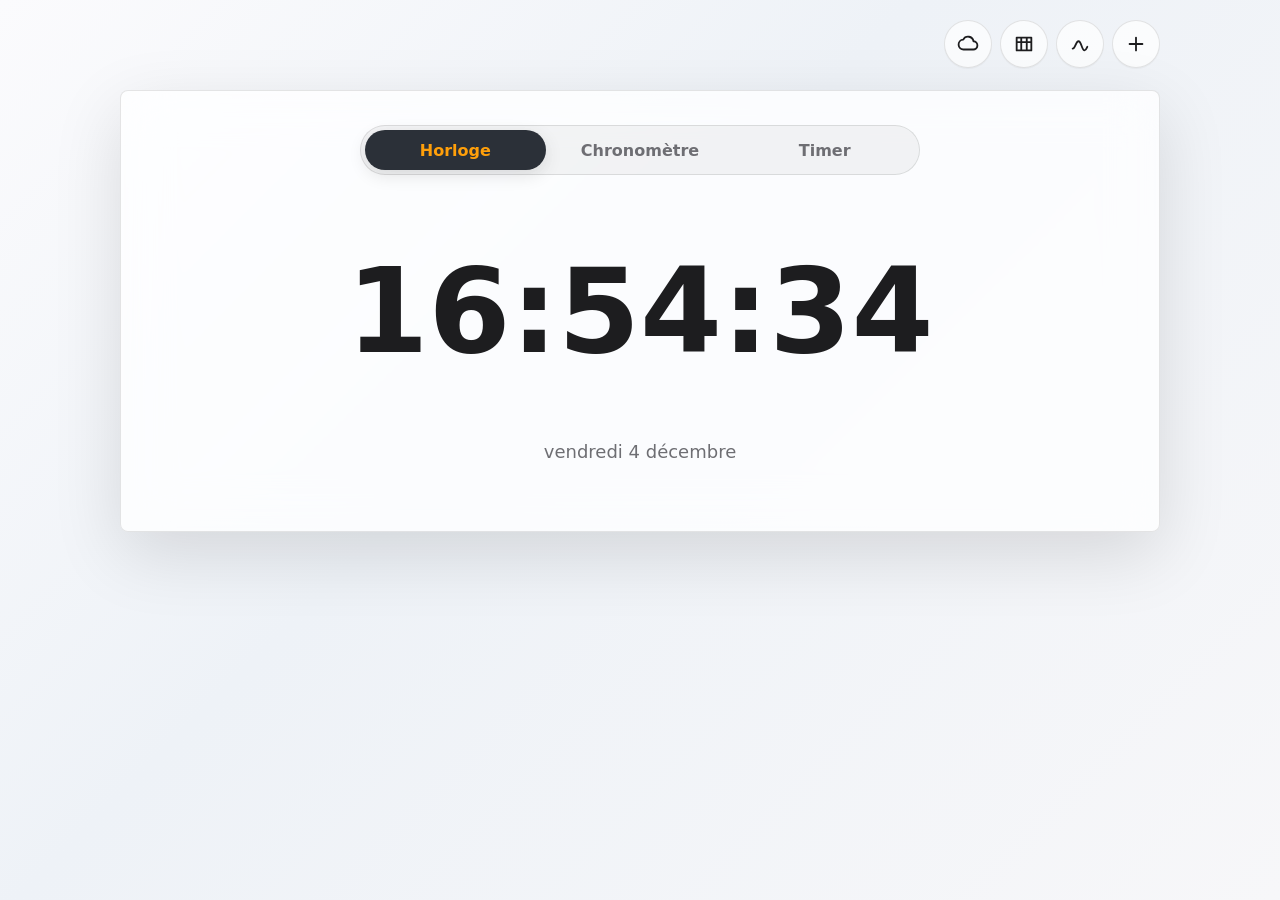
<file: index.html>
<!doctype html>
<html lang="fr">
<head>
  <meta charset="utf-8">
  <meta name="viewport" content="width=device-width, initial-scale=1">
  <meta http-equiv="refresh" content="0; url=web/">
  <title>Sante</title>
  <link rel="canonical" href="web/">
</head>
<body>
  <p><a href="web/">Ouvrir</a></p>
</body>
</html>
</file>
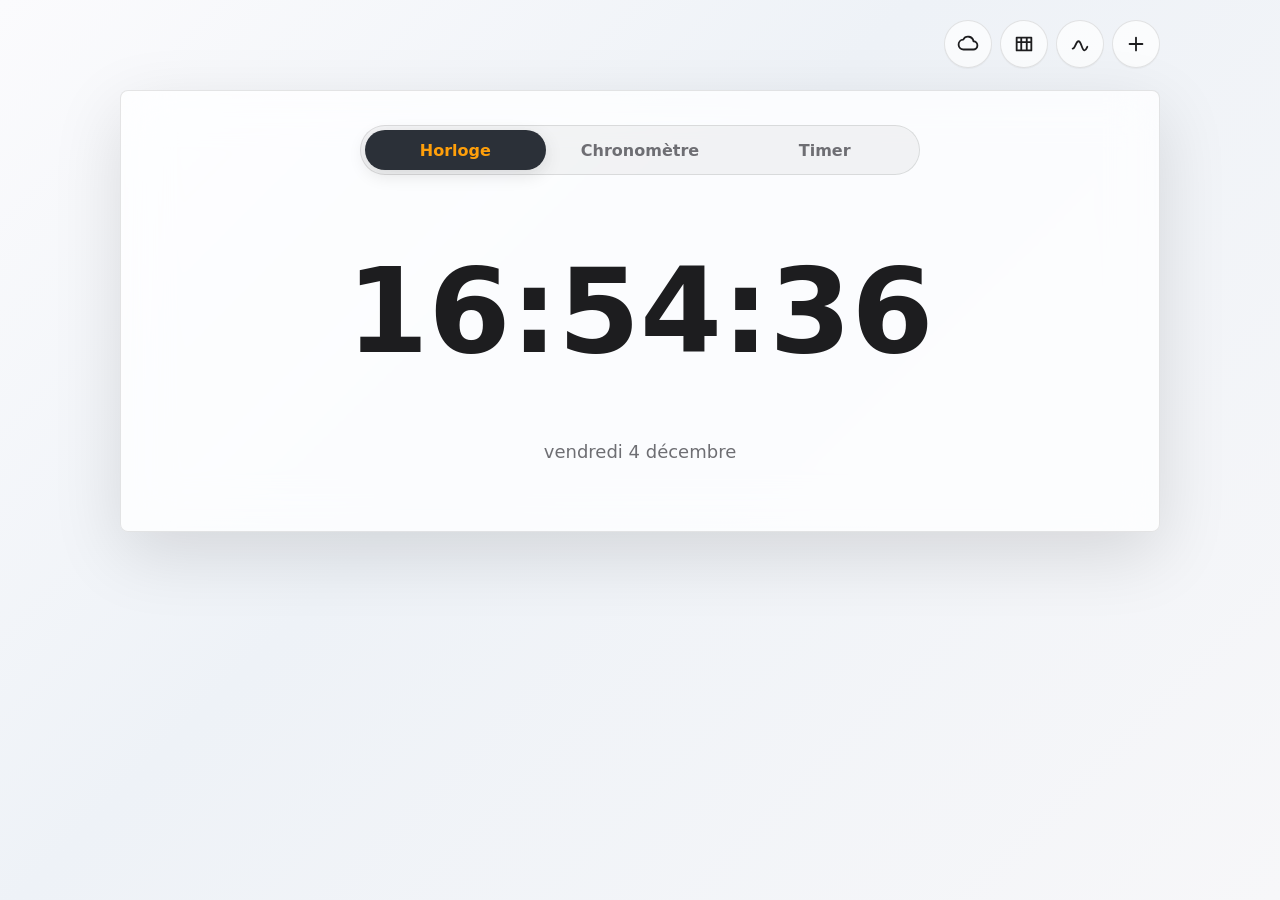
<file: web/index.html>
<!doctype html>
<html lang="fr">
<head>
  <meta charset="utf-8">
  <meta name="viewport" content="width=device-width, initial-scale=1, viewport-fit=cover">
  <meta name="theme-color" content="#f5f5f7">
  <meta name="apple-mobile-web-app-capable" content="yes">
  <meta name="apple-mobile-web-app-title" content="Sante">
  <title>Sante</title>
  <link rel="manifest" href="manifest.webmanifest">
  <link rel="icon" href="icon.svg" type="image/svg+xml">
  <link rel="stylesheet" href="app.css">
</head>
<body>
  <div class="app-shell">
    <header class="topbar">
      <div class="top-actions" aria-label="Actions">
        <button class="icon-button" type="button" id="syncButton" aria-label="Synchroniser avec OneDrive" title="OneDrive">
          <svg aria-hidden="true" viewBox="0 0 24 24"><path d="M7.5 18h10a4.5 4.5 0 0 0 .5-9 6 6 0 0 0-11.2-1.8A5.4 5.4 0 0 0 7.5 18Z"/></svg>
        </button>
        <button class="icon-button" type="button" id="tableToggle" aria-label="Afficher le tableau" title="Tableau">
          <svg aria-hidden="true" viewBox="0 0 24 24"><path d="M4 5h16v14H4V5Zm0 5h16M9 5v14M15 5v14"/></svg>
        </button>
        <button class="icon-button" type="button" id="chartToggle" aria-label="Afficher les courbes" title="Courbes">
          <svg aria-hidden="true" viewBox="0 0 24 24"><path d="M4 17c3.2 0 3.2-8 6.4-8 3.3 0 3.3 10 6.6 10 1.5 0 2.2-2.2 3-4"/></svg>
        </button>
        <div class="menu-wrap">
          <button class="icon-button" type="button" id="moreToggle" aria-label="Plus d'actions" aria-expanded="false" title="Plus">
            <svg aria-hidden="true" viewBox="0 0 24 24"><path d="M12 5v14M5 12h14"/></svg>
          </button>
          <div class="action-menu" id="actionMenu" aria-label="Plus d'actions">
            <button class="icon-button" type="button" id="themeToggle" aria-label="Activer le mode nuit" title="Mode nuit">
              <svg aria-hidden="true" viewBox="0 0 24 24"><path d="M20.4 14.5A7.8 7.8 0 0 1 9.5 3.6 8.6 8.6 0 1 0 20.4 14.5Z"/></svg>
            </button>
            <button class="icon-button" type="button" id="saveButton" aria-label="Sauvegarder sur OneDrive" title="OneDrive">
              <svg aria-hidden="true" viewBox="0 0 24 24"><path d="M5 4h12l2 2v14H5V4Zm3 0v6h8V4M8 20v-6h8v6"/></svg>
            </button>
            <button class="icon-button" type="button" id="importButton" aria-label="Importer" title="Importer">
              <svg aria-hidden="true" viewBox="0 0 24 24"><path d="M12 4v12m0 0 5-5m-5 5-5-5M5 20h14"/></svg>
            </button>
            <button class="icon-button" type="button" id="exportButton" aria-label="Exporter" title="Exporter">
              <svg aria-hidden="true" viewBox="0 0 24 24"><path d="M12 20V8m0 0 5 5m-5-5-5 5M5 4h14"/></svg>
            </button>
          </div>
        </div>
      </div>
    </header>

    <main>
      <section class="hero-panel" aria-label="Horloge et chronomètres">
        <nav class="segmented" aria-label="Mode">
          <button type="button" class="segment active" data-mode="clock">Horloge</button>
          <button type="button" class="segment" data-mode="stopwatch">Chronomètre</button>
          <button type="button" class="segment" data-mode="timer">Timer</button>
        </nav>

        <section class="mode-panel active" id="clockPanel" aria-label="Horloge">
          <output class="time-display" id="clockTime">00:00:00</output>
          <p class="subtle" id="clockDate"></p>
        </section>

        <section class="mode-panel" id="stopwatchPanel" aria-label="Chronomètre">
          <output class="time-display" id="stopwatchTime">00:00:00.0</output>
          <div class="control-row">
            <button class="icon-button run-control" type="button" id="stopwatchToggle" aria-label="Démarrer" title="Démarrer">
              <svg aria-hidden="true" viewBox="0 0 24 24"><path d="M8 5v14l11-7-11-7Z"/></svg>
            </button>
            <button class="icon-button" type="button" id="stopwatchReset" aria-label="Réinitialiser" title="Réinitialiser">
              <svg aria-hidden="true" viewBox="0 0 24 24"><path d="M4 12a8 8 0 1 1 2.3 5.7M4 18v-6h6"/></svg>
            </button>
          </div>
        </section>

        <section class="mode-panel" id="timerPanel" aria-label="Timer">
          <output class="time-display" id="timerTime">00:00</output>
          <div class="timer-inputs">
            <label>
              <span>min</span>
              <input type="number" inputmode="numeric" id="minutesInput" min="0" max="999" value="10">
            </label>
            <label>
              <span>sec</span>
              <input type="number" inputmode="numeric" id="secondsInput" min="0" max="59" value="00">
            </label>
          </div>
          <div class="control-row">
            <button class="icon-button run-control" type="button" id="timerToggle" aria-label="Démarrer" title="Démarrer">
              <svg aria-hidden="true" viewBox="0 0 24 24"><path d="M8 5v14l11-7-11-7Z"/></svg>
            </button>
            <button class="icon-button" type="button" id="timerReset" aria-label="Réinitialiser" title="Réinitialiser">
              <svg aria-hidden="true" viewBox="0 0 24 24"><path d="M4 12a8 8 0 1 1 2.3 5.7M4 18v-6h6"/></svg>
            </button>
          </div>
        </section>
      </section>

      <section class="drawer" id="tableDrawer" aria-label="Tableau">
        <div class="section-header">
          <button class="icon-button" type="button" id="tableSaveButton" aria-label="Sauvegarder sur OneDrive" title="OneDrive">
            <svg aria-hidden="true" viewBox="0 0 24 24"><path d="M5 4h12l2 2v14H5V4Zm3 0v6h8V4M8 20v-6h8v6"/></svg>
          </button>
        </div>
        <p class="save-state visually-hidden" id="saveState">Pret</p>
        <div class="table-scroll">
          <table id="healthTable" aria-label="Données de santé"></table>
        </div>
        <input class="visually-hidden" type="file" id="fileInput" accept=".csv,.json,text/csv,application/json">
      </section>

      <section class="drawer" id="chartDrawer" aria-label="Courbes">
        <div class="section-header">
          <button class="icon-button" type="button" id="refreshChartButton" aria-label="Actualiser" title="Actualiser">
            <svg aria-hidden="true" viewBox="0 0 24 24"><path d="M4 12a8 8 0 0 1 13.7-5.7M20 6v6h-6M20 12a8 8 0 0 1-13.7 5.7M4 18v-6h6"/></svg>
          </button>
        </div>
        <div class="chart-wrap">
          <svg id="chartSvg" role="img" aria-label="Courbes de santé" viewBox="0 0 760 360"></svg>
        </div>
      </section>
    </main>
  </div>

  <p class="sync-state" id="syncState" aria-live="polite"></p>
  <script src="sync-config.js"></script>
  <script src="app.js"></script>
</body>
</html>
</file>
<file: web/app.css>
:root {
  color-scheme: light;
  --bg: #f5f5f7;
  --surface: rgba(255, 255, 255, 0.76);
  --surface-soft: rgba(255, 255, 255, 0.62);
  --surface-strong: #ffffff;
  --text: #1d1d1f;
  --muted: #6e6e73;
  --line: rgba(0, 0, 0, 0.1);
  --blue: #0071e3;
  --green: #1a7f37;
  --red: #c9352b;
  --button-bg: rgba(255, 255, 255, 0.7);
  --button-hover: #ffffff;
  --selected-bg: #2b3038;
  --selected-accent: #ff9f0a;
  --run-bg: #0f5f2e;
  --run-icon: #8dffb0;
  --pause-bg: #8f1d1d;
  --pause-icon: #ffb1aa;
  --shadow: 0 22px 70px rgba(0, 0, 0, 0.12);
  --radius: 8px;
  font-family: -apple-system, BlinkMacSystemFont, "SF Pro Display", "Segoe UI", system-ui, sans-serif;
}

body.night {
  color-scheme: dark;
  --bg: #0c0f14;
  --surface: rgba(24, 28, 35, 0.78);
  --surface-soft: rgba(31, 36, 45, 0.68);
  --surface-strong: #1b2028;
  --text: #f5f5f7;
  --muted: #a7adb7;
  --line: rgba(255, 255, 255, 0.14);
  --blue: #4ea1ff;
  --green: #4bd964;
  --red: #ff6961;
  --button-bg: #23272f;
  --button-hover: #2c323c;
  --selected-bg: #23272f;
  --selected-accent: #ff9f0a;
  --run-bg: #0c4f2a;
  --run-icon: #91ffb7;
  --pause-bg: #7d1f1f;
  --pause-icon: #ffaaa3;
  --shadow: 0 24px 78px rgba(0, 0, 0, 0.36);
}

* {
  box-sizing: border-box;
}

html {
  min-height: 100%;
  background: linear-gradient(135deg, #fbfbfd 0%, #eef2f7 42%, #f7f7f9 100%);
}

body {
  min-height: 100vh;
  margin: 0;
  color: var(--text);
  background: transparent;
}

body.night {
  background: linear-gradient(135deg, #0b0d12 0%, #151a22 52%, #0f131a 100%);
}

button,
input {
  font: inherit;
}

button {
  min-height: 44px;
  border: 1px solid var(--line);
  border-radius: 999px;
  padding: 0 18px;
  color: var(--text);
  background: var(--button-bg);
  box-shadow: 0 1px 1px rgba(0, 0, 0, 0.04);
  cursor: pointer;
  transition: transform 160ms ease, background 160ms ease, border-color 160ms ease;
}

button:hover {
  background: var(--button-hover);
  border-color: rgba(0, 0, 0, 0.16);
}

button:active {
  transform: scale(0.98);
}

button.primary {
  color: #ffffff;
  border-color: transparent;
  background: var(--blue);
}

button.active {
  color: var(--selected-accent);
  border-color: transparent;
  background: var(--selected-bg);
}

.run-control {
  color: var(--run-icon);
  border-color: transparent;
  background: var(--run-bg);
}

.run-control:hover {
  background: var(--run-bg);
}

.run-control.running {
  color: var(--pause-icon);
  background: var(--pause-bg);
}

.run-control.running:hover {
  background: var(--pause-bg);
}

.app-shell {
  width: min(1120px, 100%);
  margin: 0 auto;
  padding: max(20px, env(safe-area-inset-top)) clamp(16px, 4vw, 40px) 40px;
}

.topbar,
.section-header,
.command-row,
.top-actions,
.control-row,
.timer-inputs {
  display: flex;
  align-items: center;
}

.topbar {
  justify-content: flex-end;
  gap: 16px;
  margin-bottom: 22px;
}

h1,
h2,
p {
  margin: 0;
}

h1 {
  font-size: 34px;
  font-weight: 700;
  letter-spacing: 0;
}

h2 {
  font-size: 24px;
  font-weight: 680;
  letter-spacing: 0;
}

.eyebrow,
.panel-label,
.save-state {
  color: var(--muted);
  font-size: 13px;
  font-weight: 650;
  text-transform: uppercase;
  letter-spacing: 0;
}

.top-actions,
.command-row {
  gap: 8px;
  justify-content: flex-end;
}

.top-actions {
  flex-wrap: nowrap;
}

.command-row {
  flex-wrap: wrap;
}

.menu-wrap {
  position: relative;
}

.action-menu {
  position: absolute;
  top: calc(100% + 8px);
  right: 0;
  z-index: 5;
  display: none;
  grid-template-columns: repeat(2, 48px);
  gap: 8px;
  padding: 8px;
  border: 1px solid var(--line);
  border-radius: 8px;
  background: var(--surface-strong);
  box-shadow: 0 16px 42px rgba(0, 0, 0, 0.18);
}

.action-menu.open {
  display: grid;
}

.icon-button {
  width: 48px;
  height: 48px;
  display: inline-grid;
  place-items: center;
  padding: 0;
  line-height: 1;
}

.icon-button svg {
  width: 22px;
  height: 22px;
  fill: none;
  stroke: currentColor;
  stroke-width: 2;
  stroke-linecap: round;
  stroke-linejoin: round;
}

.icon-button svg path[fill] {
  stroke: none;
}

.hero-panel,
.drawer {
  border: 1px solid var(--line);
  border-radius: var(--radius);
  background: var(--surface);
  box-shadow: var(--shadow);
  backdrop-filter: blur(24px) saturate(1.5);
  -webkit-backdrop-filter: blur(24px) saturate(1.5);
}

.hero-panel {
  min-height: 430px;
  padding: clamp(18px, 4vw, 34px);
}

.segmented {
  display: grid;
  grid-template-columns: repeat(3, 1fr);
  gap: 4px;
  width: min(560px, 100%);
  margin: 0 auto 42px;
  padding: 4px;
  border: 1px solid var(--line);
  border-radius: 999px;
  background: rgba(0, 0, 0, 0.04);
}

.segment {
  min-height: 40px;
  border: 0;
  border-radius: 999px;
  background: transparent;
  box-shadow: none;
  color: var(--muted);
  font-weight: 650;
}

.segment.active {
  color: var(--selected-accent);
  background: var(--selected-bg);
  box-shadow: 0 5px 18px rgba(0, 0, 0, 0.11);
}

.mode-panel {
  display: none;
  min-height: 280px;
  place-items: center;
  text-align: center;
}

.mode-panel.active {
  display: grid;
}

.time-display {
  display: block;
  width: 100%;
  font-variant-numeric: tabular-nums;
  font-size: clamp(58px, 14vw, 118px);
  font-weight: 730;
  line-height: 1;
  letter-spacing: 0;
}

.subtle {
  color: var(--muted);
  font-size: 18px;
  font-weight: 520;
}

.control-row {
  justify-content: center;
  gap: 10px;
  flex-wrap: wrap;
}

.timer-inputs {
  justify-content: center;
  gap: 12px;
  margin: 12px 0 22px;
}

.timer-inputs label {
  display: grid;
  gap: 5px;
  color: var(--muted);
  font-size: 12px;
  font-weight: 650;
  text-transform: uppercase;
  letter-spacing: 0;
}

.timer-inputs input {
  width: 96px;
  min-height: 48px;
  border: 1px solid var(--line);
  border-radius: 8px;
  padding: 0 14px;
  color: var(--text);
  background: var(--surface-strong);
  text-align: center;
  font-size: 22px;
  font-variant-numeric: tabular-nums;
}

.drawer {
  display: none;
  margin-top: 18px;
  padding: clamp(16px, 3vw, 24px);
}

.drawer.open {
  display: block;
}

.section-header {
  justify-content: flex-end;
  gap: 16px;
  margin-bottom: 10px;
}

.save-state {
  min-height: 20px;
  margin-bottom: 12px;
}

.table-scroll {
  max-height: min(62vh, 620px);
  overflow: auto;
  border: 1px solid var(--line);
  border-radius: 8px;
  background: var(--surface-soft);
}

table {
  width: 100%;
  min-width: 0;
  table-layout: fixed;
  border-collapse: separate;
  border-spacing: 0;
}

td {
  border-right: 1px solid var(--line);
  border-bottom: 1px solid var(--line);
  background: var(--surface-soft);
}

tr:first-child td {
  position: sticky;
  top: 0;
  z-index: 1;
  background: var(--surface-strong);
}

td:last-child {
  border-right: 0;
}

tr:last-child td {
  border-bottom: 0;
}

td input {
  width: 100%;
  min-width: 0;
  height: 40px;
  border: 0;
  padding: 0 clamp(4px, 1.6vw, 10px);
  color: var(--text);
  background: transparent;
  font-size: clamp(12px, 3.2vw, 15px);
  font-variant-numeric: tabular-nums;
  text-overflow: ellipsis;
}

td input:focus {
  outline: 2px solid rgba(0, 113, 227, 0.42);
  outline-offset: -2px;
  background: var(--surface-strong);
}

.chart-wrap {
  min-height: 360px;
  overflow: hidden;
  border: 1px solid var(--line);
  border-radius: 8px;
  background: var(--surface-soft);
}

svg {
  display: block;
  width: 100%;
  height: auto;
}

.axis,
.grid-line {
  stroke: rgba(0, 0, 0, 0.12);
  stroke-width: 1;
}

.series-line {
  fill: none;
  stroke-width: 3.5;
  stroke-linecap: round;
  stroke-linejoin: round;
}

.series-dot {
  stroke: #ffffff;
  stroke-width: 3;
}

.chart-label {
  fill: var(--muted);
  font-size: 13px;
  font-weight: 600;
}

.legend-label {
  cursor: pointer;
}

.chart-label.muted {
  opacity: 0.42;
}

.legend-dot {
  cursor: pointer;
  stroke-width: 2.5;
}

.empty-chart {
  fill: var(--muted);
  font-size: 18px;
  font-weight: 650;
}

.visually-hidden {
  position: absolute;
  width: 1px;
  height: 1px;
  overflow: hidden;
  clip: rect(0 0 0 0);
  white-space: nowrap;
}

.sync-state {
  position: fixed;
  left: max(14px, env(safe-area-inset-left));
  right: max(14px, env(safe-area-inset-right));
  bottom: max(14px, env(safe-area-inset-bottom));
  z-index: 10;
  width: min(360px, calc(100vw - 28px));
  max-width: calc(100vw - 28px);
  min-height: 0;
  margin: 0 auto;
  padding: 0;
  border: 0;
  border-radius: 8px;
  color: var(--text);
  background: transparent;
  box-shadow: none;
  font-size: 14px;
  font-weight: 620;
  text-align: center;
  overflow-wrap: anywhere;
  opacity: 0;
  pointer-events: none;
  transform: translateY(8px);
  transition: opacity 180ms ease, transform 180ms ease, padding 180ms ease;
}

.sync-state.visible {
  min-height: 38px;
  padding: 10px 14px;
  border: 1px solid var(--line);
  background: var(--surface-strong);
  box-shadow: 0 12px 34px rgba(0, 0, 0, 0.16);
  opacity: 1;
  transform: translateY(0);
}

@media (max-width: 680px) {
  .app-shell {
    padding-inline: 12px;
  }

  .topbar,
  .section-header {
    align-items: flex-start;
  }

  h1 {
    font-size: 30px;
  }

  .hero-panel {
    min-height: 390px;
    border-radius: 8px;
  }

  .segmented {
    margin-bottom: 34px;
  }

  .segment {
    padding-inline: 8px;
    font-size: 13px;
  }

  .section-header {
    display: grid;
  }

  .command-row {
    justify-content: flex-start;
  }

  .command-row button {
    padding-inline: 14px;
  }

  .time-display {
    font-size: clamp(52px, 17vw, 82px);
  }

  .timer-inputs input {
    width: 88px;
  }
}
</file>
